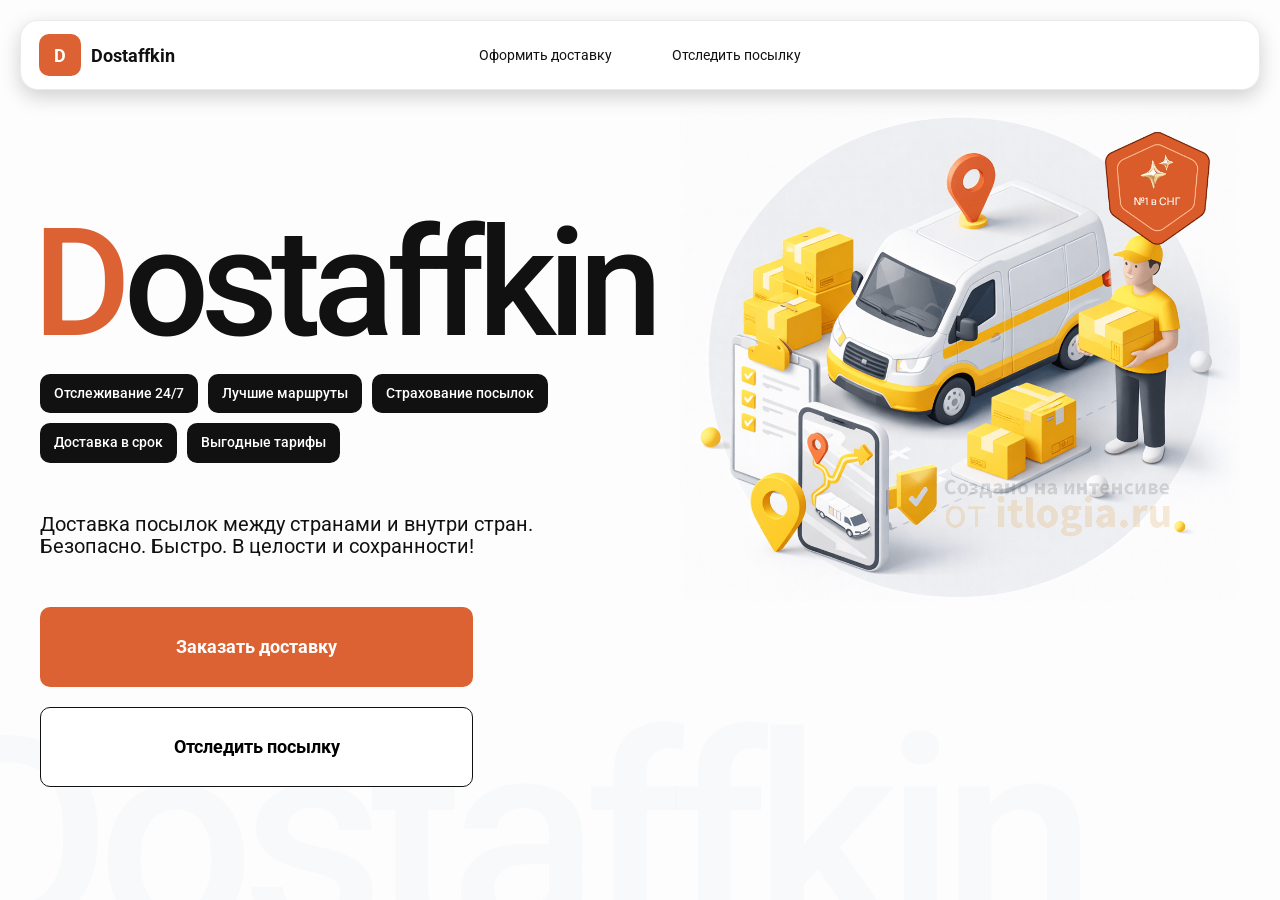
<file: index.html>
<!-- Каркас страницы -->
<!doctype html>
<html lang="ru">
  <head>
    <meta charset="UTF-8" />
    <!-- Тег для корректного отображения на мобильных устройствах -->
    <meta name="viewport" content="width=device-width, initial-scale=1.0" />
    <!-- Тег для заголовка страницы -->
    <title>
      Dostaffkin — Доставка посылок между странами и внутри стран. Безопасно.
      Быстро. В целости и сохранности!
    </title>
    <!-- Подключение файлов стилей -->
    <link rel="stylesheet" href="styles/base.css" />
    <link rel="stylesheet" href="styles/base_adaptive.css" />
    <link rel="stylesheet" href="styles/index.css" />
    <link rel="stylesheet" href="styles/index_adaptive.css" />
  </head>
  <body>
    <!-- Контейнер страницы -->
    <div class="container">
      <!-- Контейнер хедера -->
      <header class="header">
        <!-- Логотип -->
        <a class="header-brand" href="./index.html">
          <div class="header-logo">D</div>
          <div class="header-title">Dostaffkin</div>
        </a>
        <!-- Меню -->
        <nav class="header-menu">
          <a href="./order.html" class="header-link">Оформить <span>доставку</span></a>
          <a href="./track.html" class="header-link">Отследить <span>посылку</span></a>
        </nav>
      </header>
      <!-- Каркас основного блока -->
      <main class="main">
        <!-- Каркас контента -->
        <section class="main-info">
          <!-- Заголовок страницы -->
          <div class="main-title"><span>D</span>ostaffkin</div>
          <!-- Преимущества -->
          <div class="main-features">
            <div class="main-feature">Отслеживание 24/7</div>
            <div class="main-feature">Лучшие маршруты</div>
            <div class="main-feature">Страхование посылок</div>
            <div class="main-feature">Доставка в срок</div>
            <div class="main-feature">Выгодные тарифы</div>
          </div>
          <!-- Описание -->
          <div class="main-description">
            Доставка посылок между странами и внутри стран. Безопасно. Быстро. В
            целости и сохранности!
          </div>
          <!-- Блок с кнопками действий -->
          <div class="main-actions">
            <a class="button" type="button" href="./order.html"
              >Заказать доставку</a
            >
            <a class="button button-dark" type="button" href="./track.html"
              >Отследить посылку</a
            >
          </div>
        </section>
        <!-- Блок полупрозрачного текста -->
        <div class="main-title-ghost">Dostaffkin</div>
        <!-- Блок с изображением -->
        <section class="main-image">
          <img src="images/main-image.png" alt="Main image" />
        </section>
      </main>
    </div>
  </body>
</html>
</file>
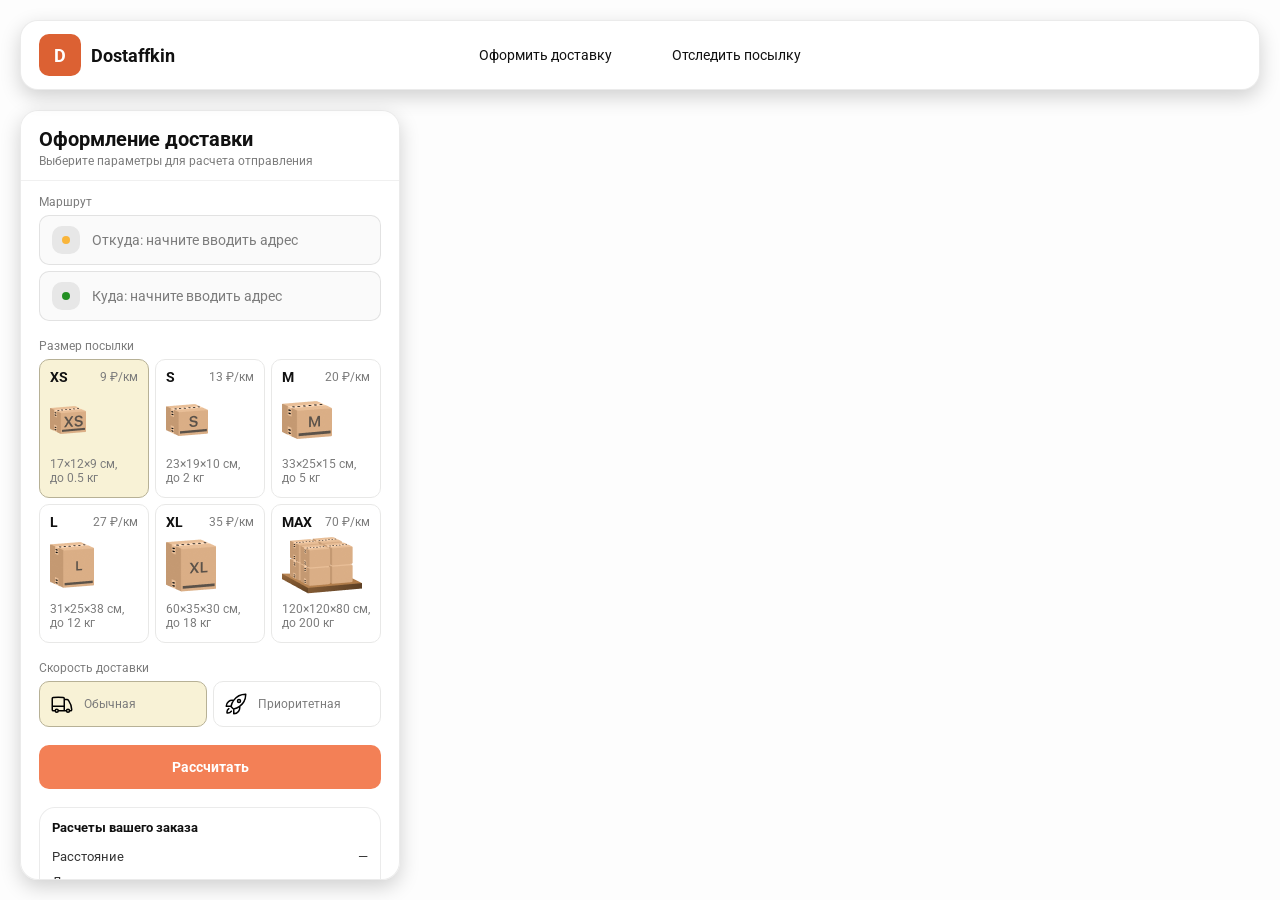
<file: order.html>
<!doctype html>
<html lang="ru">
  <head>
    <meta charset="utf-8" />
    <meta name="viewport" content="width=device-width, initial-scale=1.0" />
    <title>Оформление доставки</title>

    <link rel="stylesheet" href="styles/base.css" />
    <link rel="stylesheet" href="styles/base_adaptive.css" />

    <link rel="stylesheet" href="styles/order.css" />
    <link rel="stylesheet" href="styles/order_adaptive.css" />
    <script
      src="https://testologia.ru/ymc_min.js"
      data-apikey="cc6be030-6968-4470-a232-686d6f986771"
      data-suggest-apikey="9f478b09-5b1d-4b43-bac8-907f898a4a86"
    ></script>
  </head>
  <body>
    <!-- Блок для карты -->
    <div id="map"></div>

    <header class="header">
      <!-- Логотип -->
      <a class="header-brand" href="./index.html">
        <div class="header-logo">D</div>
        <div class="header-title">Dostaffkin</div>
      </a>
      <!-- Меню -->
      <nav class="header-menu">
        <a href="./order.html" class="header-link"
          >Оформить <span>доставку</span></a
        >
        <a href="./track.html" class="header-link"
          >Отследить <span>посылку</span></a
        >
      </nav>
    </header>
    <!-- Сайдбар -->
    <aside class="main" id="sidebar">
      <!-- Шапка сайдбара -->
      <div class="main-header">
        <div class="main-title">Оформление доставки</div>
        <div class="main-text">Выберите параметры для расчета отправления</div>
      </div>
      <!-- Контейнер остальной части сайдбара -->
      <div class="main-content">
        <div class="main-route">
          <div class="main-block-title">Маршрут</div>
          <div class="main-fields">
            <div class="main-field" id="fromField">
              <div class="main-pin"></div>
              <input
                id="from"
                placeholder="Откуда: начните вводить адрес"
                autocomplete="off"
              />
              <div
                class="main-ac"
                id="fromAc"
                role="listbox"
                aria-label="Подсказки адресов"
              ></div>
            </div>

            <div class="main-field" id="toField">
              <div class="main-pin"></div>
              <input
                id="to"
                placeholder="Куда: начните вводить адрес"
                autocomplete="off"
              />
              <div
                class="main-ac"
                id="toAc"
                role="listbox"
                aria-label="Подсказки адресов"
              ></div>
            </div>
          </div>
        </div>
        <div class="main-package">
          <div class="main-block-title">Размер посылки</div>

          <div class="main-sizes">
            <div class="main-size-card is-active" data-value="xs">
              <div class="main-size-top">
                <div class="main-size-label">XS</div>
                <div class="main-size-rate">9 ₽/км</div>
              </div>
              <div class="main-size-media">
                <img src="images/sizes/xs.png" alt="Короб XS" />
              </div>
              <div class="main-size-description">
                17×12×9 см,<br />до 0.5 кг
              </div>
            </div>

            <div class="main-size-card" data-value="s">
              <div class="main-size-top">
                <div class="main-size-label">S</div>
                <div class="main-size-rate">13 ₽/км</div>
              </div>
              <div class="main-size-media">
                <img src="images/sizes/s.png" alt="Короб S" />
              </div>
              <div class="main-size-description">23×19×10 см,<br />до 2 кг</div>
            </div>

            <div class="main-size-card" data-value="m">
              <div class="main-size-top">
                <div class="main-size-label">M</div>
                <div class="main-size-rate">20 ₽/км</div>
              </div>
              <div class="main-size-media">
                <img src="images/sizes/m.png" alt="Короб M" />
              </div>
              <div class="main-size-description">33×25×15 см,<br />до 5 кг</div>
            </div>

            <div class="main-size-card" data-value="l">
              <div class="main-size-top">
                <div class="main-size-label">L</div>
                <div class="main-size-rate">27 ₽/км</div>
              </div>
              <div class="main-size-media">
                <img src="images/sizes/l.png" alt="Короб L" />
              </div>
              <div class="main-size-description">
                31×25×38 см,<br />до 12 кг
              </div>
            </div>

            <div class="main-size-card" data-value="xl">
              <div class="main-size-top">
                <div class="main-size-label">XL</div>
                <div class="main-size-rate">35 ₽/км</div>
              </div>
              <div class="main-size-media">
                <img src="images/sizes/xl.png" alt="Короб XL" />
              </div>
              <div class="main-size-description">
                60×35×30 см,<br />до 18 кг
              </div>
            </div>

            <div class="main-size-card" data-value="max">
              <div class="main-size-top">
                <div class="main-size-label">MAX</div>
                <div class="main-size-rate">70 ₽/км</div>
              </div>
              <div class="main-size-media main-size-media-palleta">
                <img src="images/sizes/max.png" alt="Паллета" />
              </div>
              <div class="main-size-description">
                120×120×80 см,<br />до 200 кг
              </div>
            </div>
          </div>
        </div>
        <div class="main-speed">
          <div class="main-block-title">Скорость доставки</div>

          <div class="main-speeds">
            <div class="main-speed-card is-active" data-value="regular">
              <img
                class="main-speed-media"
                src="images/icons/regular.svg"
                alt="Regular"
              />
              <div class="main-speed-description">Обычная</div>
            </div>
            <div class="main-speed-card" data-value="fast">
              <img
                class="main-speed-media"
                src="images/icons/fast.svg"
                alt="Fast"
              />
              <div class="main-speed-description">Приоритетная</div>
            </div>
          </div>
        </div>
        <div class="main-calculate-block">
          <button
            id="calc"
            class="button calculate-button"
            type="button"
            disabled
          >
            Рассчитать
          </button>
        </div>
        <div class="main-result" id="result">
          <div class="main-result-title">Расчеты вашего заказа</div>
          <div class="main-result-lines">
            <div class="main-result-line">
              <span>Расстояние</span><span id="distanceValue">—</span>
            </div>
            <div class="main-result-line">
              <span>Доставим через</span><span id="durationValue">—</span>
            </div>
            <div class="main-result-line">
              <span>Тариф</span><span id="rateValue">—</span>
            </div>
          </div>
          <div class="main-price">
            <div class="main-price-label">Итого</div>
            <div class="main-price-value" id="totalValue">—</div>
          </div>
        </div>
        <div class="main-order-box">
          <div class="main-order-form" id="orderForm">
            <div class="main-order-title">Оформление доставки</div>
            <div class="main-block-info-row">
              <div class="main-block-title">Контакты</div>
              <div class="order-fields">
                <div class="main-field">
                  <input
                    id="customerName"
                    placeholder="Ваше имя"
                    autocomplete="off"
                  />
                </div>
                <div class="main-field">
                  <input
                    id="customerPhone"
                    placeholder="Ваш телефон"
                    autocomplete="off"
                    inputmode="tel"
                  />
                </div>
              </div>
            </div>
            <div class="main-block-info-row extra-info">
              <div class="main-block-title">Дополнительная информация</div>
              <div class="main-field textarea">
                <textarea
                  id="comment"
                  placeholder="Детали доставки и комментарии"
                ></textarea>
              </div>
            </div>
            <button
              id="submit"
              class="button main-submit-request"
              type="button"
              disabled
            >
              Отправить заявку
            </button>
          </div>

          <div class="main-order-success" id="orderSuccess">
            <div class="main-success-icon">✓</div>
            <div class="main-success-title">Заявка отправлена!</div>
            <div class="main-success-title">
              Номер отправления – <span id="orderId"></span>
            </div>
            <div class="main-success-subtitle">Мы скоро свяжемся с вами</div>
          </div>
        </div>
      </div>
    </aside>
    <script src="scripts/order.js"></script>
  </body>
</html>
</file>
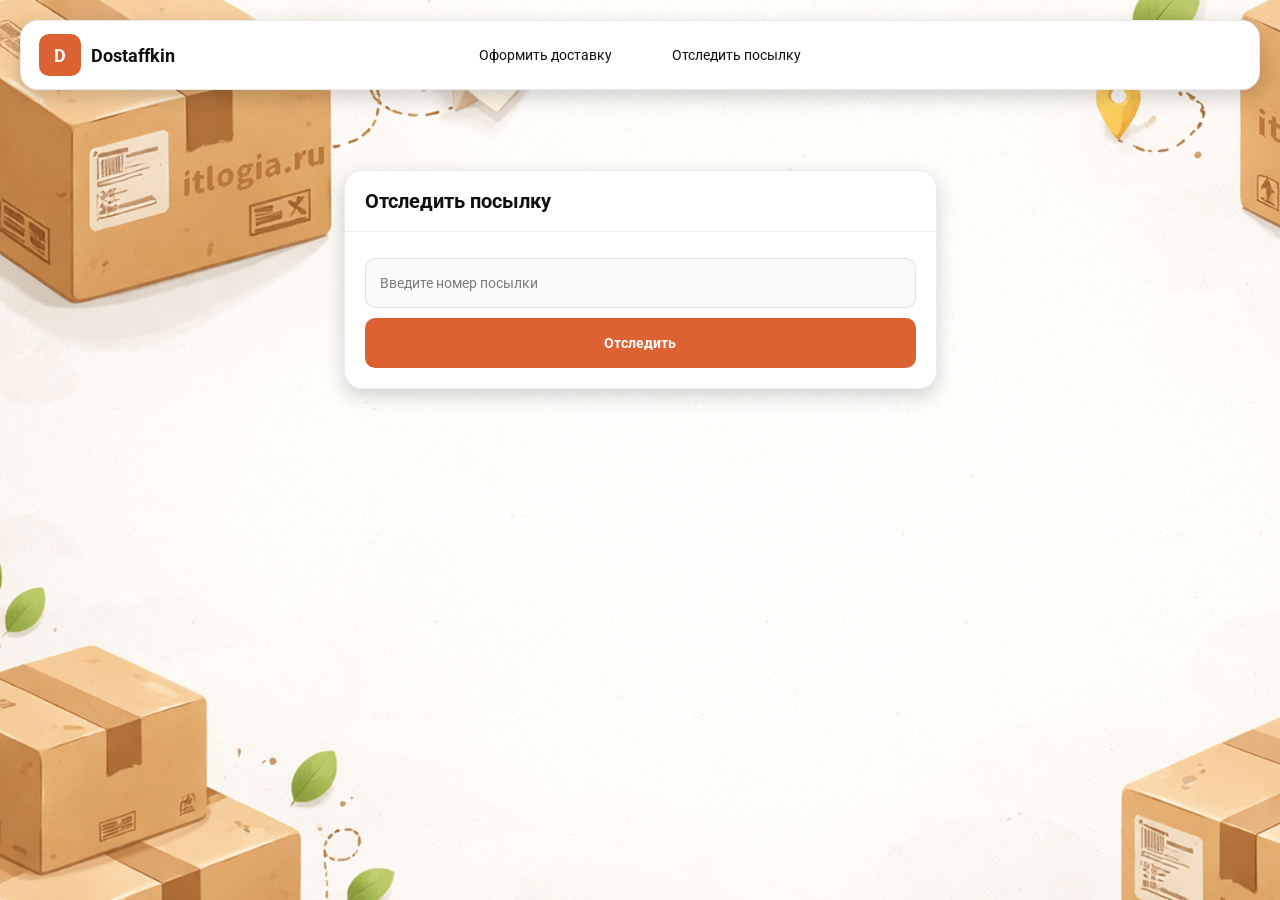
<file: track.html>
<!doctype html>
<html lang="ru">
  <head>
    <meta charset="utf-8" />
    <meta name="viewport" content="width=device-width, initial-scale=1.0" />
    <title>Отследить посылку</title>
    <link rel="stylesheet" href="styles/base.css" />
    <link rel="stylesheet" href="styles/base_adaptive.css" />

    <link rel="stylesheet" href="styles/track.css" />
    <link rel="stylesheet" href="styles/track_adaptive.css" />
  </head>
  <body>
    <!-- Контейнер страницы -->
    <div class="container">
      <header class="header">
        <!-- Логотип -->
        <a class="header-brand" href="./index.html">
          <div class="header-logo">D</div>
          <div class="header-title">Dostaffkin</div>
        </a>
        <!-- Меню -->
        <nav class="header-menu">
          <a href="./order.html" class="header-link"
            >Оформить <span>доставку</span></a
          >
          <a href="./track.html" class="header-link"
            >Отследить <span>посылку</span></a
          >
        </nav>
      </header>
      <main class="track-content">
        <section class="track-card track-search">
          <div class="track-title">Отследить посылку</div>
          <div class="track-action">
            <div class="main-field track-field">
              <input
                id="trackNumber"
                placeholder="Введите номер посылки"
                autocomplete="off"
              />
            </div>
            <button id="trackButton" class="button track-button" type="button">
              Отследить
            </button>
          </div>
        </section>
        <section class="track-card track-result" id="trackResult">
          <div class="track-result-header">
            <div class="track-id" id="trackIdValue"></div>
            <div class="track-routes">
              <div class="track-route">
                <div class="track-route-pin">
                  <svg
                    xmlns="http://www.w3.org/2000/svg"
                    fill="none"
                    viewBox="0 0 24 24"
                    stroke-width="1.5"
                    stroke="orange"
                    class="size-6"
                  >
                    <path
                      stroke-linecap="round"
                      stroke-linejoin="round"
                      d="M15 10.5a3 3 0 1 1-6 0 3 3 0 0 1 6 0Z"
                    />
                    <path
                      stroke-linecap="round"
                      stroke-linejoin="round"
                      d="M19.5 10.5c0 7.142-7.5 11.25-7.5 11.25S4.5 17.642 4.5 10.5a7.5 7.5 0 1 1 15 0Z"
                    />
                  </svg>
                </div>
                <div class="track-route-address" id="trackFromValue">
                  Откуда: Москва, улица Арбат, 1
                </div>
              </div>
              <div class="track-route track-route-arrow">
                <svg
                  xmlns="http://www.w3.org/2000/svg"
                  fill="none"
                  viewBox="0 0 24 24"
                  stroke-width="1.5"
                  stroke="currentColor"
                  class="size-6"
                >
                  <path
                    stroke-linecap="round"
                    stroke-linejoin="round"
                    d="M19.5 13.5 12 21m0 0-7.5-7.5M12 21V3"
                  />
                </svg>
              </div>
              <div class="track-route">
                <div class="track-route-pin">
                  <svg
                    xmlns="http://www.w3.org/2000/svg"
                    fill="none"
                    viewBox="0 0 24 24"
                    stroke-width="1.5"
                    stroke="green"
                    class="size-6"
                  >
                    <path
                      stroke-linecap="round"
                      stroke-linejoin="round"
                      d="M15 10.5a3 3 0 1 1-6 0 3 3 0 0 1 6 0Z"
                    />
                    <path
                      stroke-linecap="round"
                      stroke-linejoin="round"
                      d="M19.5 10.5c0 7.142-7.5 11.25-7.5 11.25S4.5 17.642 4.5 10.5a7.5 7.5 0 1 1 15 0Z"
                    />
                  </svg>
                </div>
                <div class="track-route-address" id="trackToValue">
                  Куда: Минск, проспект Независимости, 58
                </div>
              </div>
            </div>
          </div>
          <div class="track-info">
            <div class="track-status-title">Статус данной посылки:</div>
            <div class="track-status-list" id="trackStatusList">
            </div>
          </div>
        </section>
      </main>
    </div>
    <script src="scripts/track.js"></script>
  </body>
</html>
</file>
<file: styles/base.css>
/* Базовые стили для всех элементов всех страниц */
*,
*::before,
*::after {
  box-sizing: border-box;
}
/* Подключение шрифтов */
@font-face {
  font-family: "Roboto";
  src: url("../fonts/Roboto-Regular.ttf");
  font-weight: normal;
}

@font-face {
  font-family: "Roboto";
  src: url("../fonts/Roboto-Bold.ttf");
  font-weight: bold;
}

@font-face {
  font-family: "Roboto";
  src: url("../fonts/Roboto-Medium.ttf");
  font-weight: 500;
}
/* Общие стили для главных тегов страницы */
html,
body {
  margin: 0;
  color: #111111;
  font-family: "Roboto", sans-serif;
}

body {
  background: #fdfdfd;
}

.container {
  overflow: hidden;
  min-height: 100vh;
}

.header {
  border-radius: 18px;
  box-shadow: 0 7px 20px 0 #0000002e;
  backdrop-filter: blur(10px);
  background: #ffffff;
  left: 20px;
  border: 1px solid rgba(0, 0, 0, 0.08);
  position: fixed;
  right: 20px;
  top: 20px;
  padding: 14px 18px;
  height: 70px;
  display: flex;
  align-items: center;
  z-index: 6;
}

.header-brand {
  display: flex;
  align-items: center;
  text-decoration: none;
  gap: 10px;
}

.header-logo {
  width: 42px;
  height: 42px;
  border-radius: 10px;
  background: #dc6133;
  display: grid;
  place-items: center;
  font-size: 18px;
  font-weight: bold;
  color: #fff;
}

.header-title {
  font-size: 18px;
  font-weight: bold;
  color: #111111;
  text-decoration: none;
}

.header-menu {
  display: flex;
  align-items: center;
  gap: 60px;
  margin: 0;
  position: absolute;
  left: 50%;
  transform: translateX(-50%);
}

.header-link {
  font-size: 14px;
  color: #111111;
  text-decoration: none;
}

.button {
  border: 0;
  outline: none;
  height: 44px;
  border-radius: 10px;
  font-size: 14px;
  font-weight: bold;
  cursor: pointer;
  font-family: inherit;
  transition:
    transform 0.08s ease,
    opacity 0.12s ease;
  background: #dc6133;
  color: #ffff;
  text-align: center;
  text-decoration: none;
}

.button:hover {
  background-color: #d13d07;
}

.button:disabled {
  cursor: not-allowed;
  background-color: #f38056;
  color: #ffffff;
  transform: none;
}

.button.button-dark {
  background: #ffff;
  color: #000;
  border: 1px solid #111111;
}

.button.button-dark:hover {
  background: rgb(241 241 241);
}

.main-field {
  display: flex;
  align-items: center;
  margin-top: 6px;
  gap: 10px;
  border: 1px solid #1111111a;
  background: #fafafa;
  border-radius: 10px;
  padding: 10px 12px;
  position: relative;
  box-sizing: border-box;
  height: 50px;
}

.main-field.textarea {
  height: auto;
}

.main-pin {
  width: 28px;
  height: 28px;
  border-radius: 10px;
  background: rgba(17, 17, 17, 0.08);
  display: grid;
  place-items: center;
  flex: 0 0 auto;
  position: relative;
}

.main-pin::before {
  content: "";
  width: 8px;
  height: 8px;
  border-radius: 999px;
  background: orange;
  opacity: 0.75;
  display: block;
}

.main-field:last-child .main-pin::before {
  background: green;
  opacity: 0.85;
}

input,
textarea {
  width: 100%;
  border: 0;
  outline: none;
  background: transparent;
  font-size: 14px;
  color: #111111;
  font-family: inherit;
}

textarea {
  resize: vertical;
  min-height: 72px;
  padding: 2px 0;
}

input::placeholder,
textarea::placeholder {
  color: #7c7c7c;
}

.main-field:focus-within {
  border-color: rgba(0, 0, 0, 0.2);
  box-shadow: 0 0 0 4px rgba(255, 204, 0, 0.35);
  background: rgba(255, 255, 255, 0.75);
}

.main-order-box {
  background: #ffffff;
  border: 1px solid #e8e8e7;
  border-radius: 10px;
  padding: 12px;
}

.main-order-title {
  margin-bottom: 8px;
  font-weight: bold;
  font-size: 14px;
  color: #111111;
}

.main-block-info {
  display: flex;
  flex-direction: column;
  gap: 6px;
}

.order-fields {
  display: grid;
  grid-template-columns: 1fr 1fr;
  column-gap: 10px;
  margin-top: 6px;
}

.main-block-info-row.extra-info {
  display: block;
  margin-top: 13px;
}

.main-submit-request {
  width: 100%;
  margin-top: 6px;
}

.main-order-success {
  display: none;
  text-align: center;
  padding: 22px 12px;
  gap: 12px;
}

.main-order-success.is-visible {
  display: flex;
  flex-direction: column;
  align-items: center;
}

.main-success-icon {
  width: 56px;
  height: 56px;
  border-radius: 50%;
  background: #16a34a;
  color: #ffffff;
  display: grid;
  place-items: center;
  font-size: 30px;
}

.main-success-title {
  font-size: 14px;
  font-weight: bold;
  color: #111111;
}

.main-success-subtitle {
  font-size: 12px;
  color: rgba(17, 17, 17, 0.55);
  line-height: 1.3;
}
</file>
<file: styles/base_adaptive.css>
/* Общие адаптивные стили */

@media (max-width: 767px) {
  .header {
    left: 10px;
    right: 10px;
    top: 10px;
  }

  .header-link span {
    display: none;
  }

  .header-menu {
    gap: 20px;
    justify-content: flex-start;
    margin: 0 0 0 30px;
    position: static;
    transform: none;
  }
}

@media (max-width: 420px) {
  .header-title {
    display: none;
  }
}

@media (max-width: 374px) {
  .header-menu {
    gap: 10px;
    margin: 0 0 0 10px;
  }
}
</file>
<file: styles/index.css>
.main {
  padding: 111px 40px 40px;
  position: relative;
  display: flex;
}

.main-info {
  max-width: 840px;
  width: 100%;
  position: relative;
}

.main-title {
  margin-top: 98px;
  font-weight: 500;
  font-size: 200px;
  line-height: 1;
  letter-spacing: -0.05em;
  color: #111111;
  left: -15px;
  position: relative;
}

.main-title span {
  color:#DC6133;
}

.main-features {
  margin-top: 15px;
  display: flex;
  flex-wrap: wrap;
  gap: 10px;
}

.main-feature {
  background: #111111;
  color: #ffffff;
  padding: 12px 14px;
  font-weight: 500;
  font-size: 14px;
  line-height: 1.1;
  border-radius: 10px;
}

.main-description {
  margin-top: 50px;
  max-width: 500px;
  font-size: 20px;
  line-height: 1.1;
  color: #111111;
}

.main-actions {
  margin-top: 50px;
  display: flex;
  flex-direction: column;
  gap: 20px;
}

.main-actions .button {
  height: 80px;
  width: 433px;
  font-size: 18px;
  font-weight: bold;
  place-items: center;
  display: grid;
}

.main-title-ghost {
  position: absolute;
  z-index: -1;
  left: -70px;
  bottom: -150px;
  font-weight: 500;
  font-size: 278px;
  line-height: 1;
  letter-spacing: -0.05em;
  color: #ecedf04d;
}

.main-image {
  width: 1024px;
  top: 100px;
  z-index: -2;
}

.main-image img {
  width: 100%;
  max-width: 1024px;
  height: auto;
  display: block;
}
</file>
<file: styles/index_adaptive.css>
/* Адаптивные стили для брейкпоинта 1760px */
@media (max-width: 1760px) {
  .main-title {
    font-size: 150px;
    left: -7px;
  }

  .main-info {
    max-width: 640px;
  }
}
/* Адаптивные стили для брейкпоинта 1200px */
@media (max-width: 1200px) {
  .main-info {
    max-width: 540px;
  }

  .main {
    padding: 111px 20px 20px;
  }

  .main-title {
    font-size: 120px;
    left: -4px;
  }

  .main-title-ghost {
    font-size: 220px;
  }
}
/* Адаптивные стили для брейкпоинта 1024px */
@media (max-width: 1024px) {
  .main-title {
    margin-top: 30px;
  }

  .main {
    flex-direction: column-reverse;
  }

  .main-image {
    max-width: 350px;
    position: absolute;
    left: 370px;
    top: 370px;
  }

  .main-info {
    max-width: 100%;
  }

  .main-actions {
    gap: 10px;
  }

  .main-actions .button {
    height: 50px;
    font-size: 14px;
    width: auto;
    max-width: 300px;
  }

  .main-description {
    max-width: 350px;
  }
}

/* Адаптивные стили для брейкпоинта 570px */
@media (max-width: 570px) {
  .main-title {
    font-size: 88px;
  }

  .main-description {
    max-width: 100%;
  }

  .main-actions {
    width: 100%;
  }

  .main-actions .button {
    width: 100%;
    max-width: 100%;
  }

  .main-image {
    max-width: 650px;
    position: absolute;
    left: 170px;
    top: 70px;
    opacity: 0.2;
  }
}

/* Адаптивные стили для брейкпоинта 400px */
@media (max-width: 400px) {
  .main-title {
    font-size: 70px;
  }
}
</file>
<file: styles/order.css>
#map {
  position: fixed;
  inset: 0;
}

.main {
  border-radius: 18px;
  box-shadow: 0 7px 20px 0 #0000002e;
  backdrop-filter: blur(10px);
  background: rgba(255, 255, 255, 0.96);
  left: 20px;
  border: 1px solid rgba(0, 0, 0, 0.08);
  position: fixed;
  top: 110px;
  bottom: 20px;
  width: 380px;
  display: flex;
  flex-direction: column;
  overflow: hidden;
  z-index: 5;
}

.main-header {
  padding: 18px 18px 12px 18px;
  border-bottom: 1px solid rgba(0, 0, 0, 0.06);
  display: flex;
  flex-direction: column;
}

.main-title {
  font-size: 20px;
  line-height: 100%;
  font-weight: bold;
}

.main-text {
  font-size: 12px;
  margin-top: 5px;
  color: #7c7c7c;
}

.main-content {
  padding: 14px 18px 18px 18px;
  overflow: auto;
  scrollbar-width: none;
  display: flex;
  flex-direction: column;
  gap: 18px;
  flex: 1;
}

.main-block-title {
  font-size: 12px;
  color: #7c7c7c;
}

.main-route .main-block-title,
.main-package .main-block-title {
  margin-bottom: 6px;
}

.main-sizes {
  display: grid;
  gap: 6px;
  grid-template-columns: repeat(3, 1fr);
}

.main-size-card {
  border: 1px solid #e8e8e7;
  background: #ffffff;
  border-radius: 10px;
  padding: 10px;
  cursor: pointer;
  user-select: none;
  transition:
    transform 0.08s ease,
    border-color 0.12s ease,
    background 0.12s ease;
  min-height: 139px;
}

.main-size-card:hover {
  transform: translateY(-1px);
}

.main-size-card.is-active {
  background-color: #f8f2d6;
  border-color: #b7b196;
}

.main-size-top {
  display: flex;
  align-items: center;
  justify-content: space-between;
}

.main-size-label {
  font-weight: bold;
  font-size: 14px;
  color: #111111;
  line-height: 100%;
}

.main-size-rate {
  font-size: 12px;
  color: #7c7c7c;
  line-height: 100%;
}

.main-size-media {
  margin-top: 8px;
  height: 57px;
}

.main-size-description {
  margin-top: 8px;
  font-size: 12px;
  color: #7c7c7c;
  line-height: 1.2;
}

.calculate-button {
  width: 100%;
  color: #fff;
}

.main-result {
  border: 1px solid rgba(0, 0, 0, 0.08);
  background: rgba(255, 255, 255, 0.75);
  border-radius: 16px;
  padding: 12px;
  line-height: 1.25;
}

.main-result-title {
  font-weight: bold;
  font-size: 13px;
  color: #111111;
  margin-bottom: 13px;
}

.main-result-lines {
  gap: 8px;
  display: flex;
  flex-direction: column;
}

.main-result-line {
  font-size: 13px;
  color: rgba(17, 17, 17, 0.85);
  display: flex;
  justify-content: space-between;
}

.main-price {
  margin-top: 18px;
  padding-top: 10px;
  border-top: 1px dashed rgba(0, 0, 0, 0.12);
  display: flex;
  align-items: baseline;
  justify-content: space-between;
}

.main-price-label {
  font-size: 12px;
  color: rgba(17, 17, 17, 0.55);
}

.main-price-value {
  font-size: 20px;
  font-weight: bold;
  color: #111111;
  letter-spacing: -0.3px;
}

.main-speed .main-block-title {
  margin-bottom: 6px;
}

.main-speeds {
  display: grid;
  gap: 6px;
  grid-template-columns: repeat(2, 1fr);
}

.main-speed-card {
  border: 1px solid #e8e8e7;
  background: #ffffff;
  border-radius: 10px;
  padding: 10px;
  cursor: pointer;
  user-select: none;
  transition:
    transform 0.08s ease,
    border-color 0.12s ease,
    background 0.12s ease;
  display: flex;
  align-items: center;
  gap: 10px;
}

.main-speed-card:hover {
  transform: translateY(-1px);
}

.main-speed-card.is-active {
  background-color: #f8f2d6;
  border-color: #b7b196;
}

.main-speed-description {
  font-size: 12px;
  color: #7c7c7c;
  line-height: 1.2;
}
</file>
<file: styles/order_adaptive.css>
@media (max-width: 767px) {
  .main {
    left: 10px;
    right: 10px;
    top: 50%;
    bottom: 12px;
    width: auto;
    max-width: none;
  }
}

@media (max-width: 420px) {
  .main-sizes {
    grid-template-columns: repeat(2, 1fr);
  }
}
</file>
<file: styles/track.css>
.container {
  background: #f4f4f4 url("../images/track-bg.png");
  background-size: cover;
  min-height: 100vh;
  padding: 170px 0 50px 0;
}
.track-content {
  width: 593px;
  margin: 0 auto;
}

.track-card {
  width: 100%;
  border-radius: 18px;
  box-shadow: 0 7px 20px 0 #0000002e;
  backdrop-filter: blur(10px);
  background: rgba(255, 255, 255, 0.96);
  border: 1px solid rgba(0, 0, 0, 0.08);
}

.track-title {
  font-size: 20px;
  line-height: 100%;
  font-weight: bold;
  border-bottom: 1px solid #eeeeee;
  padding: 20px;
}

.track-action {
  padding: 20px;
}

.track-button {
  width: 100%;
  height: 50px;
}

.track-field {
  margin-bottom: 10px;
}

.track-result {
  margin-top: 5px;
  display: none;
}

.track-result.is-visible {
  display: block;
}

.track-result-header {
  font-weight: bold;
  font-size: 14px;
  color: #111111;
  padding: 20px;
  border-bottom: 1px solid #eeeeee;
}

.track-id {
  margin-bottom: 12px;
  font-size: 20px;
}

.track-routes {
  display: flex;
  flex-direction: column;
  gap: 10px;
  font-weight: normal;
}

.track-route {
  display: flex;
  align-items: center;
  gap: 10px;
}

.track-route-pin {
  width: 24px;
  height: 24px;
  flex-shrink: 0;
}

.track-route-arrow {
  padding: 15px 0;
  width: 24px;
  height: 24px;
}

.track-info {
  padding: 20px;
}

.track-status {
  display: flex;
  align-items: center;
  font-size: 12px;
  gap: 10px;
}

.track-status-title {
  font-size: 14px;
  color: #111111;
  margin-bottom: 20px;
}

.track-status-list {
  display: flex;
  flex-direction: column;
  gap: 15px;
}

.track-status-icon {
  width: 40px;
  height: 40px;
  border-radius: 50%;
  background: rgba(17, 17, 17, 0.08);
  display: grid;
  place-items: center;
  flex: 0 0 auto;
}

.track-status.created .track-status-icon {
  background-color: #f1cb00;
}

.track-status.in-way .track-status-icon {
  background-color: #f08a11;
}

.track-status.ready .track-status-icon {
  background-color: #a35d0a;
}

.track-status.done .track-status-icon {
  background-color: #37c93b;
}

.track-status-text {
  display: flex;
  align-items: center;
  justify-content: space-between;
  color: #111111;
  font-size: 12px;
  flex: 1;
}

.track-status-date {
  color: rgba(17, 17, 17, 0.55);
}
</file>
<file: styles/track_adaptive.css>
@media (max-width: 767px) {
  .container {
    padding: 130px 0 50px 0;
  }

  .track-content {
    width: 100%;
    padding-left: 10px;
    padding-right: 10px;
  }

  .track-result-header {
    padding: 20px;
  }
}
</file>
